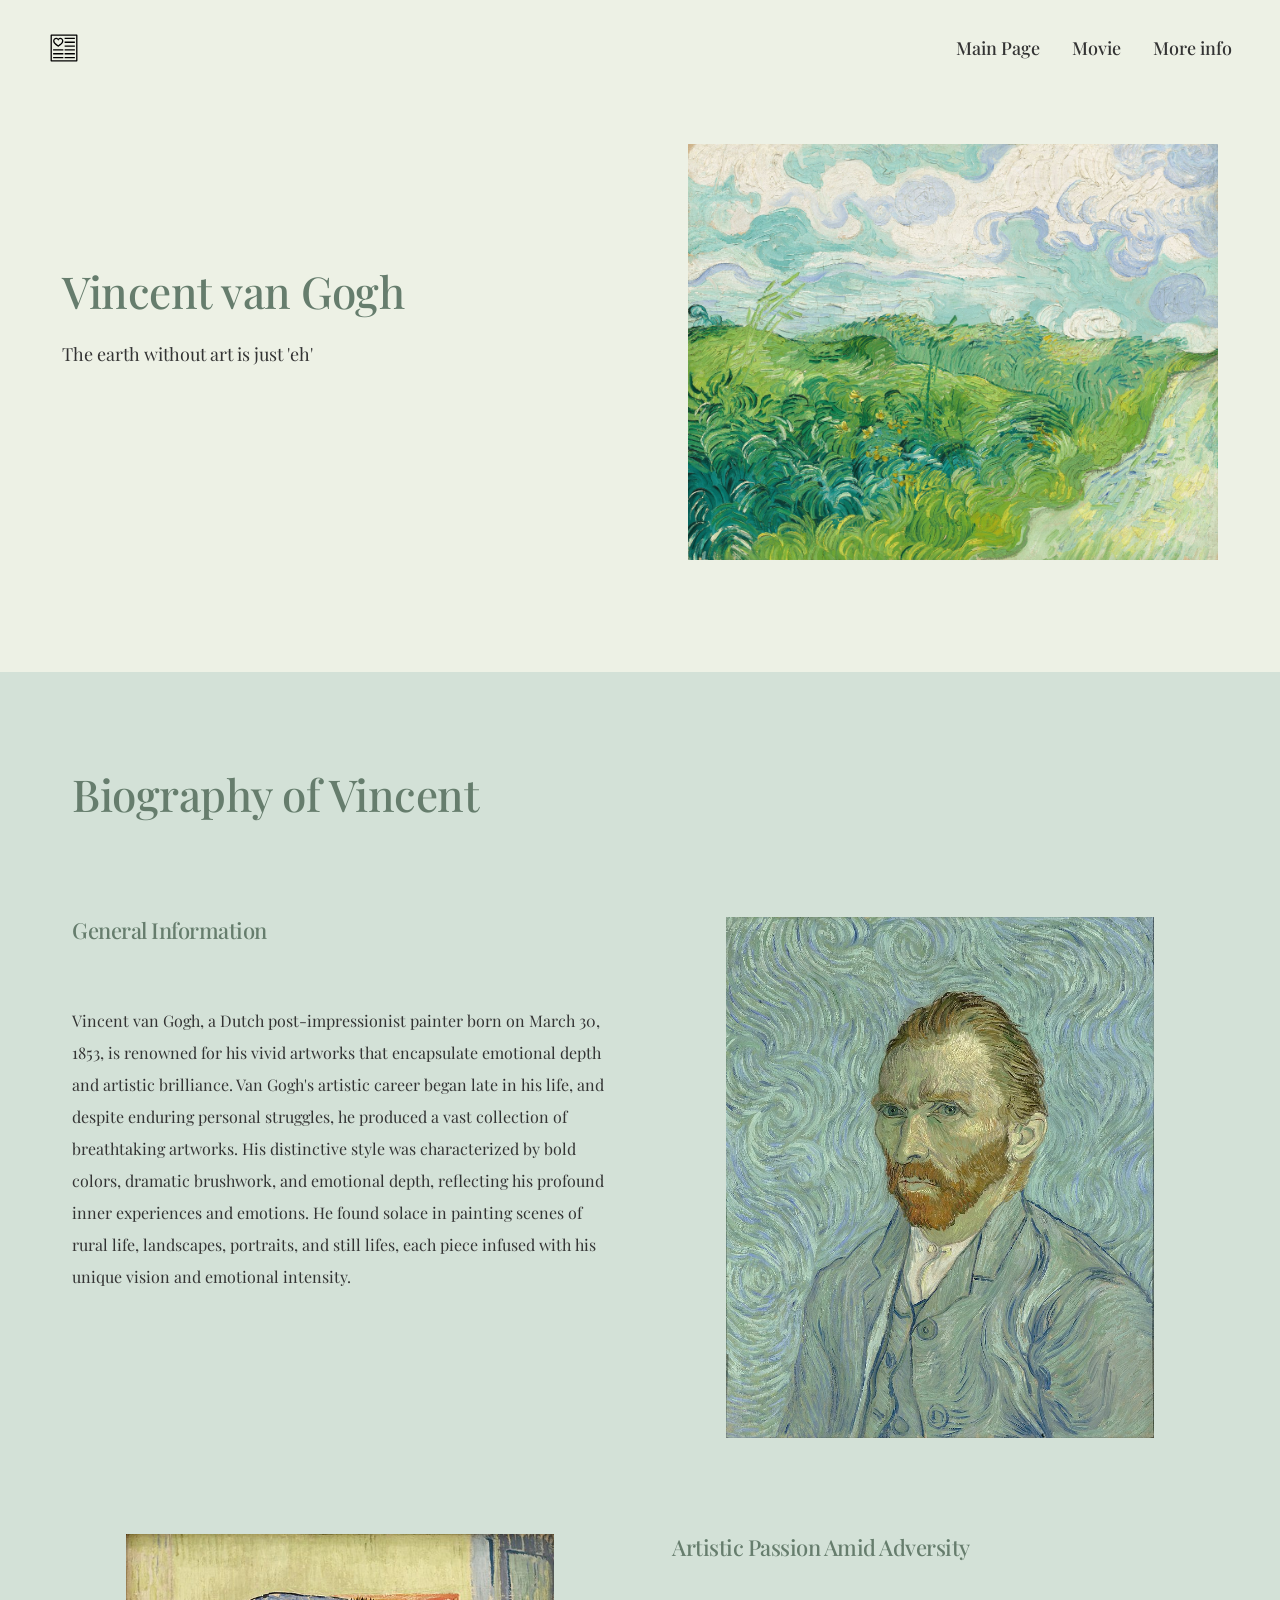
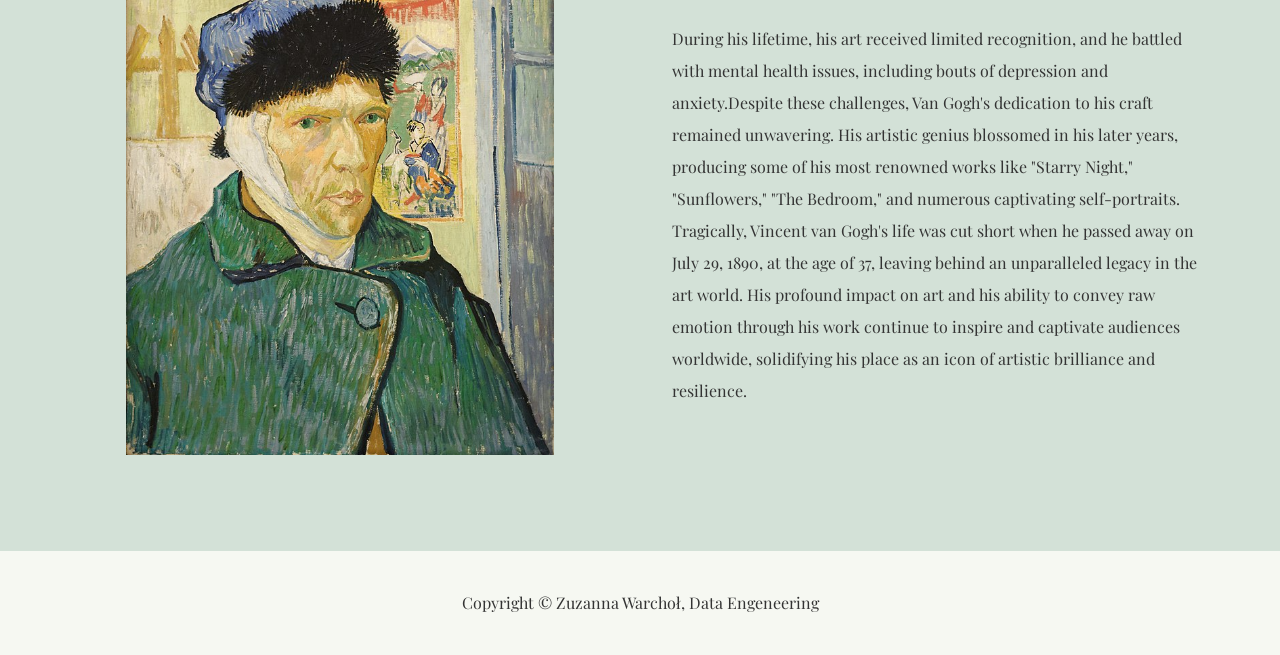
<file: index.html>
<!DOCTYPE html>
<html lang="en">
  <head>
    <meta charset="UTF-8" />
    <meta http-equiv="X-UA-Compatible" content="IE=edge" />
    <meta name="viewport" content="width=device-width, initial-scale=1.0" />
    <link rel="preconnect" href="https://fonts.googleapis.com" />
    <link rel="preconnect" href="https://fonts.gstatic.com" crossorigin />
    <link href="https://fonts.googleapis.com/css2?family=Playfair+Display:wght@400;500;800&display=swap"
      rel="stylesheet"/>
<link rel="stylesheet" href="css/main.css"/>
<link rel="stylesheet" href="css/style.css"/>
<link rel="stylesheet" href="css/rwb.css" />
<title>Art-my passion</title>
  </head>
  <body>
    <header class="header">
      <img class="logo" alt="warchol logo" src="img/logo.svg" />
      <nav class="main-nav">
        <ul class="main-nav-list">
          <li><a class="main-nav-link" href="index.html">Main Page</a></li>
          <li><a class="main-nav-link" href="movie.html">Movie</a></li>
          <li class="dropdown">
            <a class="main-nav-link" href="#">More info</a>
            <ul class="dropdown-content">
              <li><a class="subpage-link" href=" gallery.html">Gallery</a></li>
              <li><a class="subpage-link" href="shop.html">Shop</a></li>
        </ul>
      </ul>
      </nav>
    </header>
    <main>
      <section class="section-main">
        <div class="main">
          <div class="main-text-box">
            <h1 class="heading-primary">Vincent van Gogh</h1>
            <p id="main-description">The earth without art is just 'eh'</p>
          </div>
          <div class="main-img-box">
            <img
              src="img/main.jpeg"
              class="main-img"
              alt="Van Gogh - Grünes Weizenfeld"
            />
          </div>
        </div>
      </section>
      <section class="section-bio">
      <div class="container">
      <h2 class="heading-secondary">Biography of Vincent</h2>
       </div>
      <div class="container grid grid--2-cols">
      <div class="step-text-box">
        <h3 class="heading-tertiary"> General Information </h3>
        <p class="step-description"> Vincent van Gogh, a Dutch post-impressionist painter born on March 30, 1853, 
        is renowned for his vivid artworks that encapsulate emotional depth and artistic brilliance.
        Van Gogh's artistic career began late in his life, and despite enduring personal struggles, he produced a vast collection of breathtaking artworks. His distinctive style was characterized by bold colors, dramatic brushwork, and emotional depth, reflecting his profound inner experiences and emotions.
        He found solace in painting scenes of rural life, landscapes, portraits, and still lifes, each piece infused with his unique vision and emotional intensity. 
    </p>
</div>
  <div class="step-img-box"> 
  <img src="img/portrait.jpg" class="step-img" alt="portrait of vincent"/>
</div>
<div class="step-img-box">
  <img src="img/self.jpg" class="step-img" alt="self portrait with a bandage"/>
</div>
<div class="step-text-box">
  <h3 class="heading-tertiary">Artistic Passion Amid Adversity </h3>
  <p class="step-description"> During his lifetime, his art received limited recognition, and he battled with mental health issues, including bouts of depression and anxiety.Despite these challenges, Van Gogh's dedication to his craft remained unwavering. His artistic genius blossomed in his later years, producing some of his most renowned works like "Starry Night," "Sunflowers," "The Bedroom," and numerous captivating self-portraits.
    Tragically, Vincent van Gogh's life was cut short when he passed away on July 29, 1890, at the age of 37, leaving behind an unparalleled legacy in the art world. His profound impact on art and his ability to convey raw emotion through his work continue to inspire and captivate audiences worldwide, solidifying his place as an icon of artistic brilliance and resilience.
    </p>
</div>
</div>
 </section>
    </main>
    <footer class="footer">
      <p class="footer-text">Copyright &copy; Zuzanna Warchoł, Data Engeneering</p>
    </footer>
  </body>
</html>
</file>
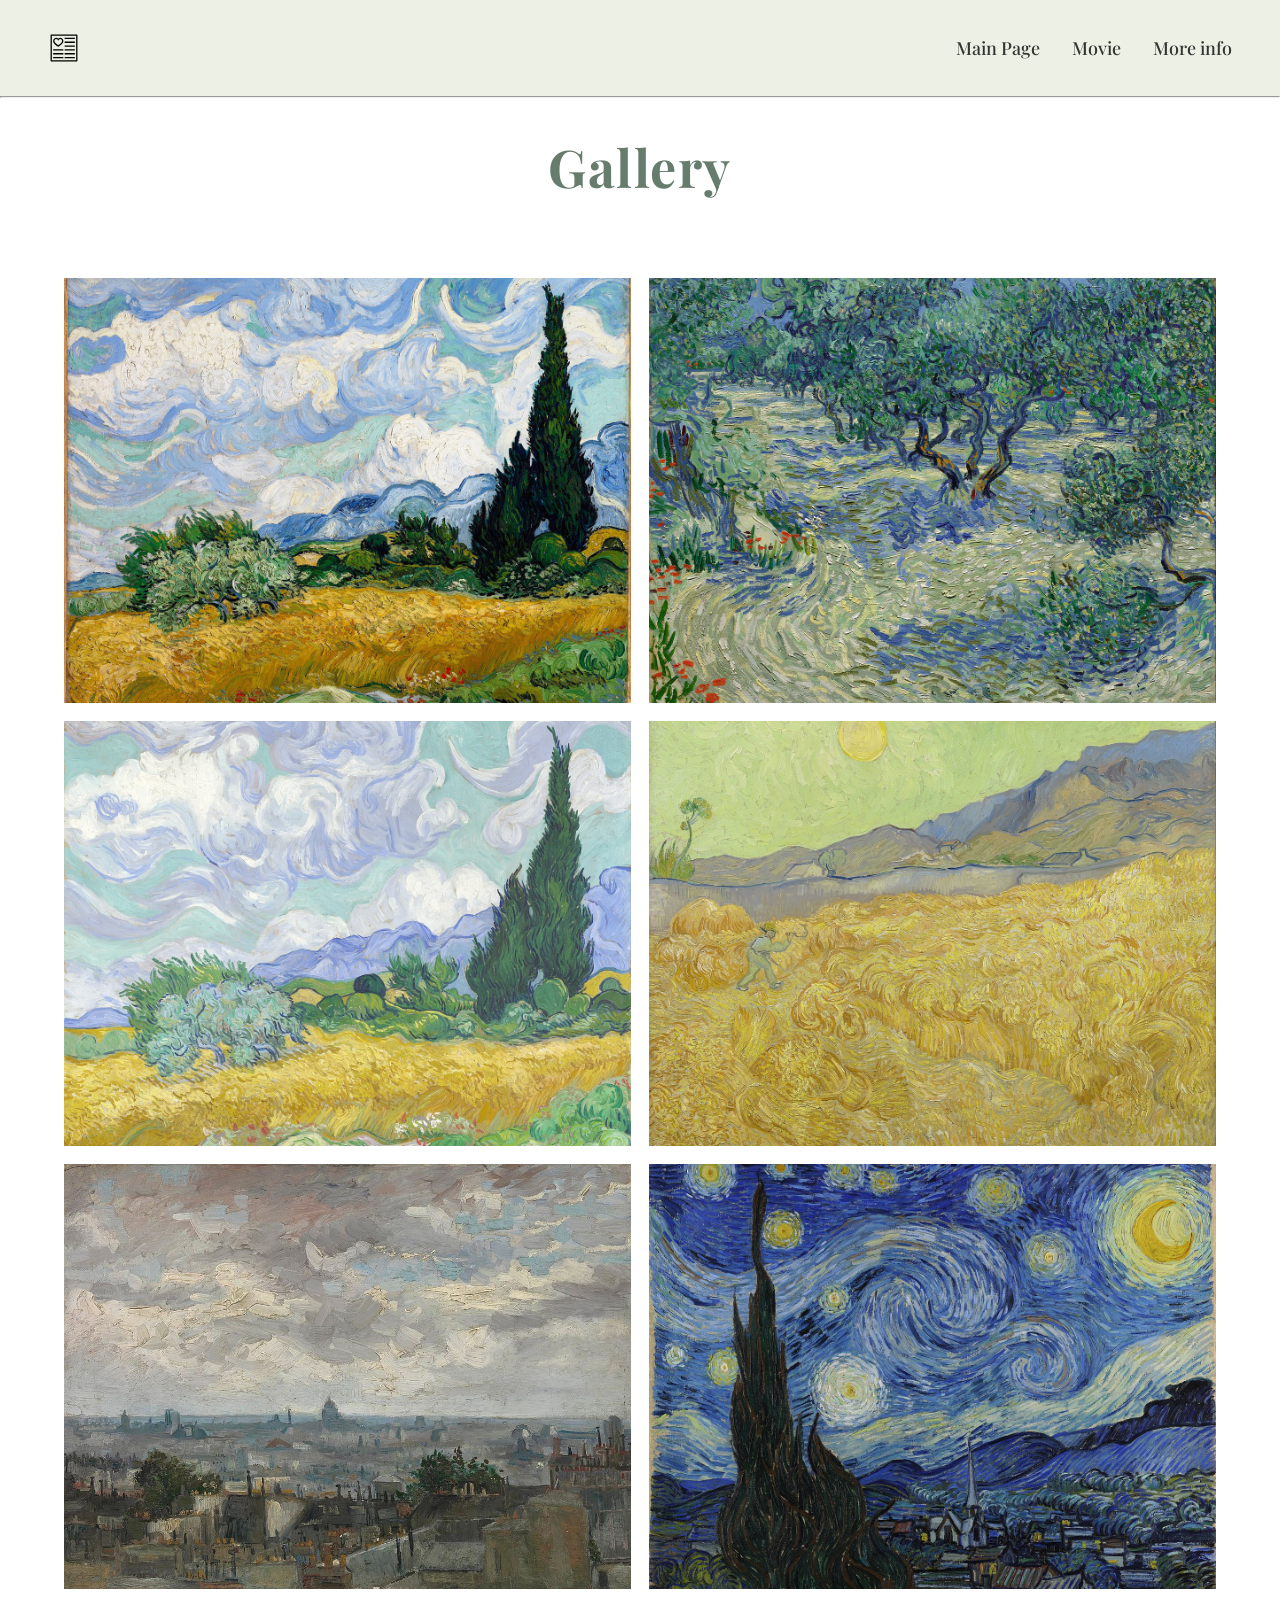
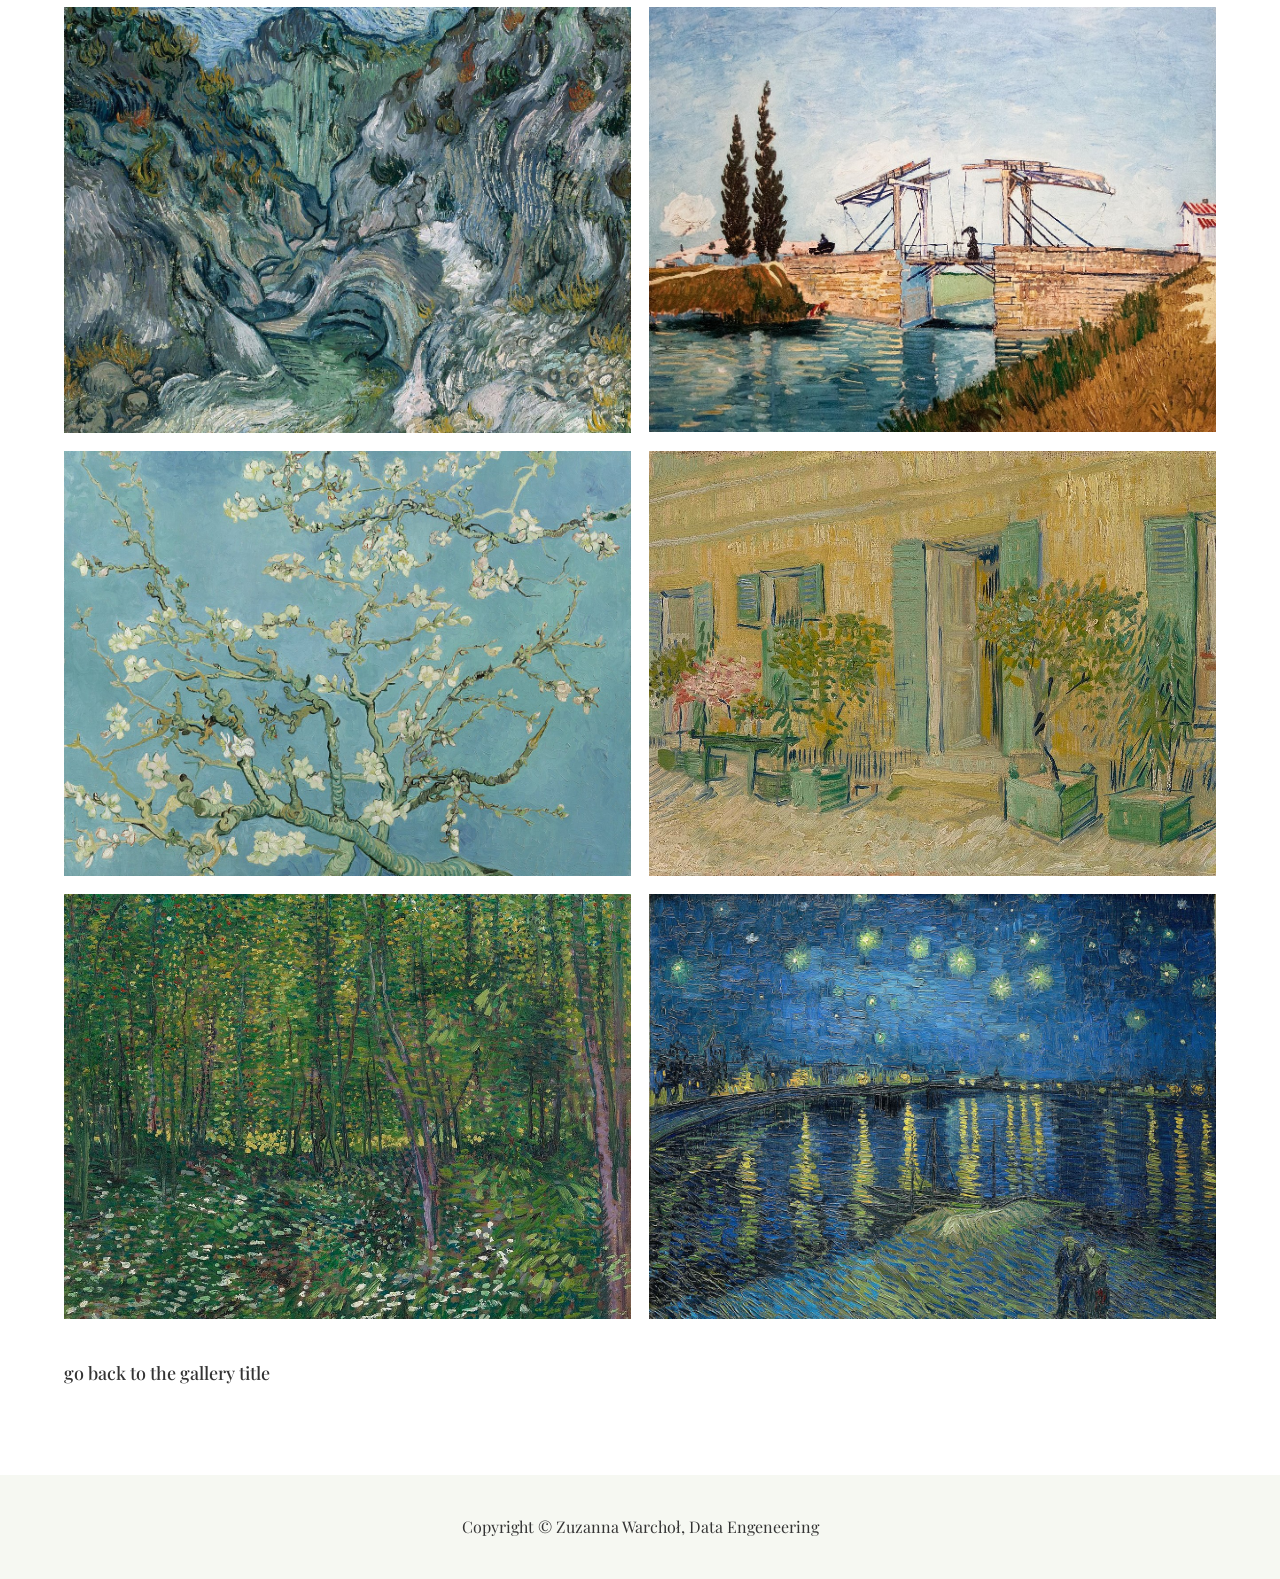
<file: gallery.html>
<!DOCTYPE html>
<html lang="en">
  <head>
    <meta charset="UTF-8" />
    <meta http-equiv="X-UA-Compatible" content="IE=edge" />
    <meta name="viewport" content="width=device-width, initial-scale=1.0" />
    <link rel="preconnect" href="https://fonts.googleapis.com" />
    <link rel="preconnect" href="https://fonts.gstatic.com" crossorigin />
    <link href="https://fonts.googleapis.com/css2?family=Playfair+Display:wght@400;500;800&display=swap"
      rel="stylesheet"/>
<link rel="stylesheet" href="css/main.css"/>
    <link rel="stylesheet" href="css/style.css" />
    <link rel="stylesheet" href="css/gallery.css"/>
    <link rel="stylesheet" href="css/rwb.css" />
    <title>Art-my passion</title>
  </head>
  <body>
    <header class="header">
      <img class="logo" alt="warchol logo" src="img/logo.svg" />
      <nav class="main-nav">
        <ul class="main-nav-list">
          <li><a class="main-nav-link" href="index.html">Main Page</a></li>
          <li><a class="main-nav-link" href="movie.html">Movie</a></li>
          <li class="dropdown">
            <a class="main-nav-link" href="#">More info</a>
            <ul class="dropdown-content">
              <li><a class="subpage-link" href=" gallery.html">Gallery</a></li>
              <li><a class="subpage-link" href="shop.html">Shop</a></li>
        </ul>
        </ul>
        </nav>
    </header>
    <main>
      <hr class="hr-centre">
       <section class="section-gallery">
      <h2 id="gallery-title">Gallery</h2>
       <div class="gallery">
    <figure class="gallery-item">
      <img src="img/pic1.jpg" alt="painting number one"/>
    </figure>
    <figure class="gallery-item">
      <img src="img/pic2.jpg" alt="painting number two"/>
    </figure>
    <figure class="gallery-item">
      <img src="img/pic3.jpg" alt="painting number three"/>
    </figure>
    <figure class="gallery-item">
      <img src="img/pic4.jpg" alt="painting number four"/>
    </figure>
    <figure class="gallery-item">
      <img src="img/pic5.jpg" alt="painting number five"/>
    </figure>
    <figure class="gallery-item">
      <img src="img/pic6.jpg" alt="painting number six"/>
    </figure>
    <figure class="gallery-item">
      <img src="img/pic7.jpg" alt="painting number seven"/>
    </figure>
    <figure class="gallery-item">
      <img src="img/pic8.jpg" alt="painting number eight"/>
    </figure>
    <figure class="gallery-item">
      <img src="img/pic9.jpg" alt="painting number nine"/>
    </figure>
    <figure class="gallery-item">
      <img src="img/pic10.jpg" alt="painting number ten"/>
    </figure>
    <figure class="gallery-item">
      <img src="img/pic11.jpg" alt="painting number eleven"/>
    </figure>
    <figure class="gallery-item">
      <img src="img/pic12.jpg" alt="painting number twelve"/>
    </figure>
    <p><a class="main-nav-link" href="#gallery-title">go back to the gallery title</a></p>
   </div>
    </section>
    </main>
    <footer class="footer">
    <p class="footer-text">Copyright &copy; Zuzanna Warchoł, Data Engeneering </p>
    </footer>
  </body>
</html>
</file>
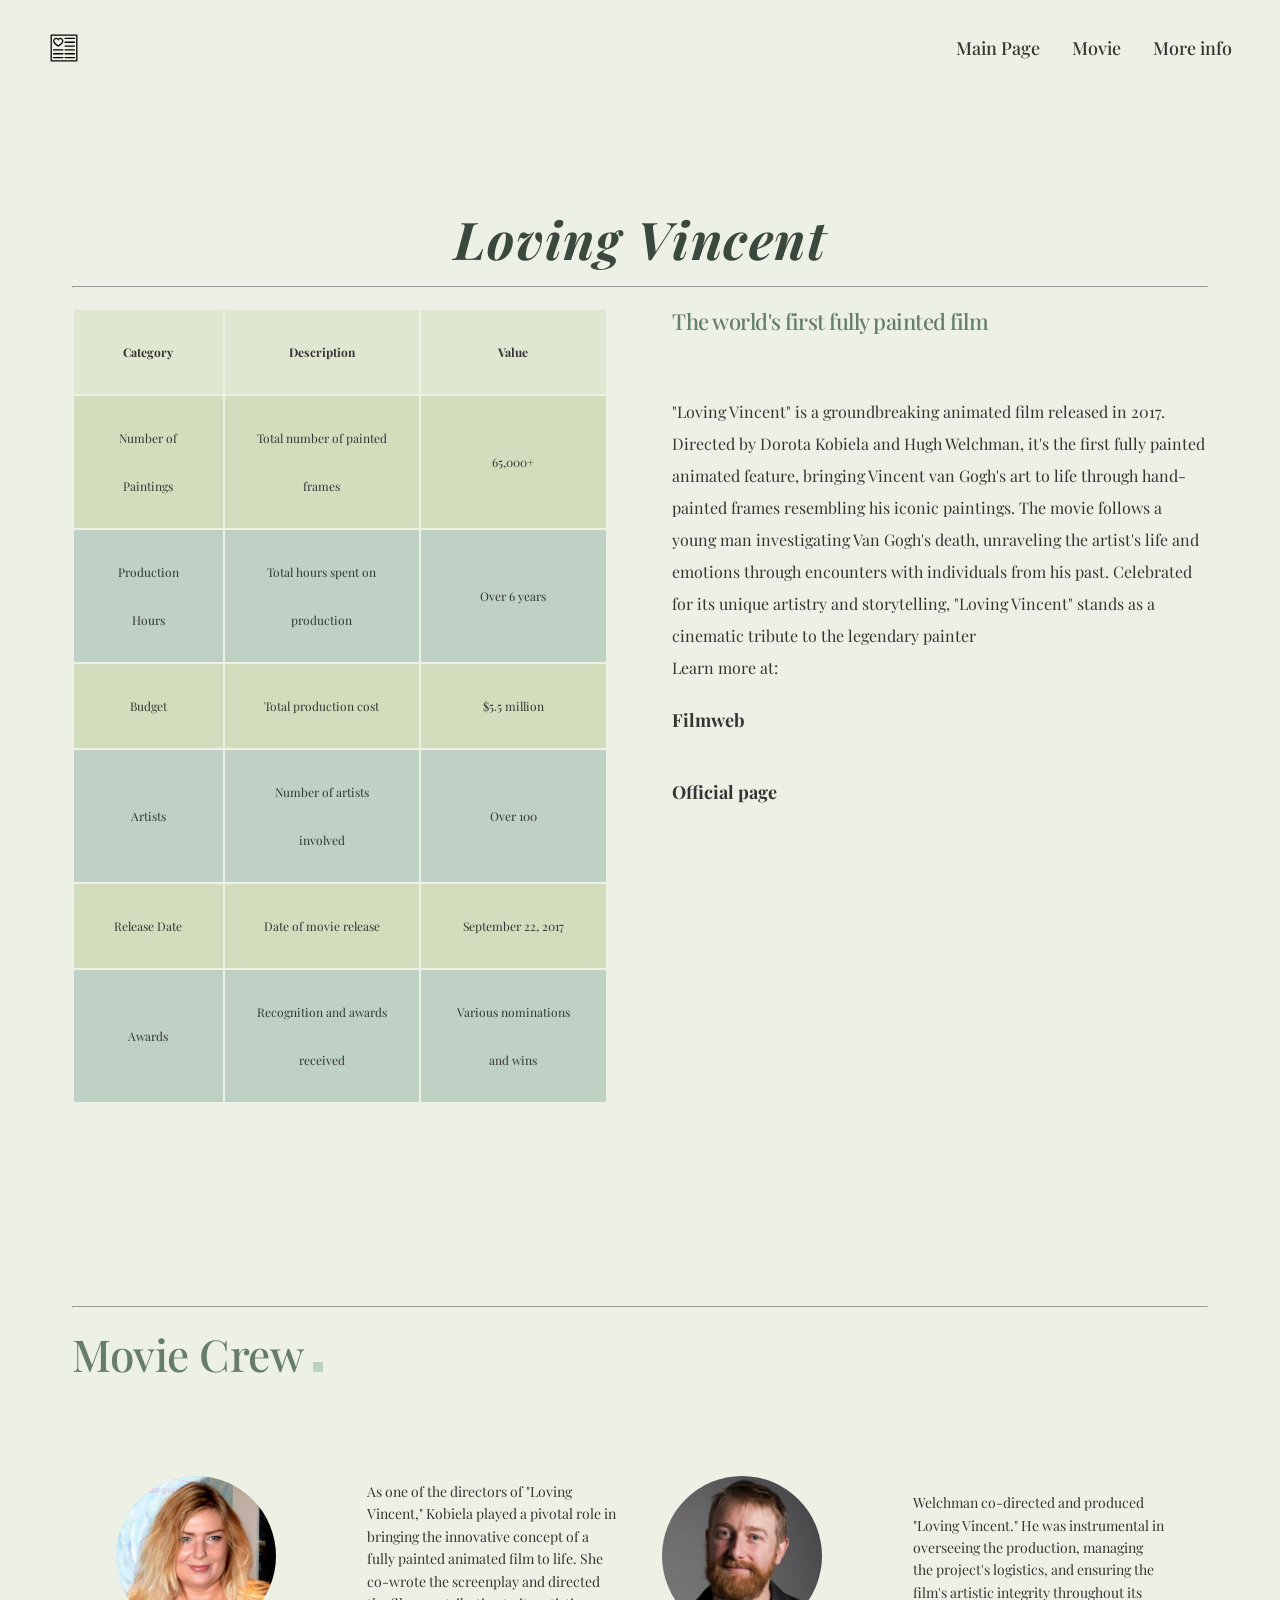
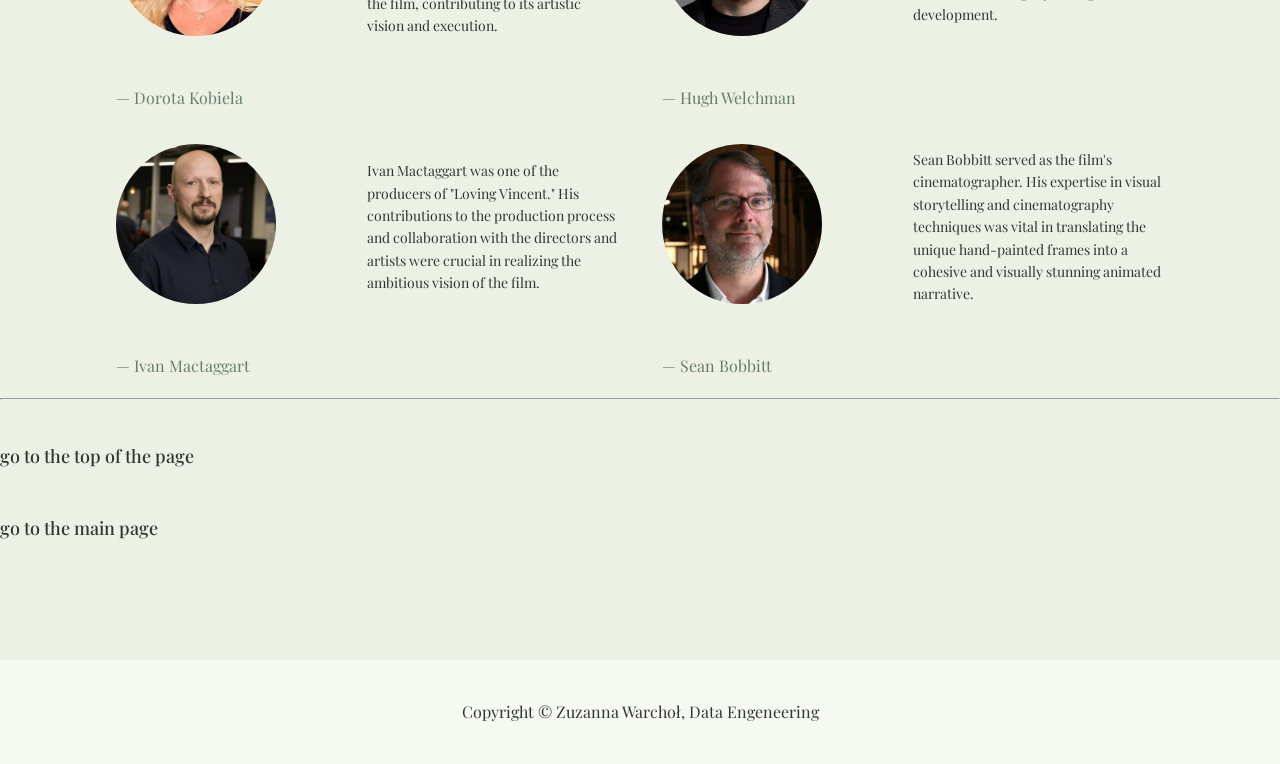
<file: movie.html>
<!DOCTYPE html>
<html lang="en">
  <head>
    <meta charset="UTF-8" />
    <meta http-equiv="X-UA-Compatible" content="IE=edge" />
    <meta name="viewport" content="width=device-width, initial-scale=1.0" />
    <link rel="preconnect" href="https://fonts.googleapis.com" />
    <link rel="preconnect" href="https://fonts.gstatic.com" crossorigin />
    <link
      href="https://fonts.googleapis.com/css2?family=Playfair+Display:wght@400;500;800&display=swap"
      rel="stylesheet"
    />
<link rel="stylesheet" href="css/main.css"/>
    <link rel="stylesheet" href="css/style.css" />
    <link rel="stylesheet" href="css/rwb.css" />
    <title>Art-my passion</title>
  </head>
  <body>
     <header class="header">
      <img class="logo" alt="warchol logo" src="img/logo.svg" />
      <nav class="main-nav">
        <ul class="main-nav-list">
          <li><a class="main-nav-link" href="index.html">Main Page</a></li>
          <li><a class="main-nav-link" href="movie.html">Movie</a></li>
          <li class="dropdown">
            <a class="main-nav-link" href="#">More info</a>
            <ul class="dropdown-content">
              <li><a class="subpage-link" href=" gallery.html">Gallery</a></li>
              <li><a class="subpage-link" href="shop.html">Shop</a></li>
        </ul>
      </ul>
      </nav>
    </header>
    <main>
      <section class="section-introduction"> 
        <div class="container">
          <h2 id="movie-title"><em>Loving Vincent</em></h2>
          <hr class="hr-centre">
          </div>
      <div class="container grid grid--2-cols">
        <table>
          <tr>
            <th>Category</th>
            <th>Description</th>
            <th>Value</th>
          </tr>
          <tr>
            <td>Number of Paintings</td>
            <td>Total number of painted frames</td>
            <td>65,000+</td>
          </tr>
          <tr>
            <td>Production Hours</td>
            <td>Total hours spent on production</td>
            <td>Over 6 years</td>
          </tr>
          <tr>
            <td>Budget</td>
            <td>Total production cost</td>
            <td>$5.5 million</td>
          </tr>
          <tr>
            <td>Artists</td>
            <td>Number of artists involved</td>
            <td>Over 100</td>
          </tr>
          <tr>
            <td>Release Date</td>
            <td>Date of movie release</td>
            <td>September 22, 2017</td>
          </tr>
          <tr>
            <td>Awards</td>
            <td>Recognition and awards received</td>
            <td>Various nominations and wins</td>
          </tr>
        </table>
       
        <div class="step-text-box">
          <h3 class="heading-tertiary">  The world's first fully painted film </h3>
          <p class="step-description"> "Loving Vincent" is a groundbreaking animated film released in 2017. Directed by Dorota Kobiela and Hugh Welchman, it's the first fully painted animated feature, bringing Vincent van Gogh's art to life through hand-painted frames resembling his iconic paintings. The movie follows a young man investigating Van Gogh's death, unraveling the artist's life and emotions through encounters with individuals from his past. Celebrated for its unique artistry and storytelling, "Loving Vincent" stands as a cinematic tribute to the legendary painter
            </p>
            <p class="step-description"> Learn more at: </p>
            <p><a class="main-nav-link" href="https://www.filmweb.pl/film/Tw%C3%B3j+Vincent-2017-698207" target="_blank"> <strong> Filmweb </strong> </a> </p>
            <p><a class="main-nav-link" href="https://lovingvincent.com/" target="_blank" ><strong> Official page </strong></a> </p>
            </div>
             </div>
          </section>
<section class="section-introduction"> 
<div class="container">
  <hr class="hr-centre">
  <h2 class="heading-secondary">Movie Crew <svg width="10" height="10">
    <rect x="10" y="10" width="1" height="1" stroke="#bed1c4" stroke-width="100" fill="#bed1c4"/></svg></h2>
  
<div class="movie">
<figure class="movie">
  <img class="movie-img" src="img/dorota.jpg" alt="Director and Co-Writer" />
  <blockquote class="movie-text"> As one of the directors of "Loving Vincent," Kobiela played a pivotal role in bringing the innovative concept of a fully painted animated film to life. She co-wrote the screenplay and directed the film, contributing to its artistic vision and execution.
  </blockquote>
  <p class="movie-name"> &mdash; Dorota Kobiela </p>
</figure>

<figure class="movie">
  <img class="movie-img" src="img/hugh.jpg" alt="Director and Producer" />
  <blockquote class="movie-text"> Welchman co-directed and produced "Loving Vincent." He was instrumental in overseeing the production, managing the project's logistics, and ensuring the film's artistic integrity throughout its development.
  </blockquote>
  <p class="movie-name"> &mdash; Hugh Welchman  </p>
</figure>

<figure class="movie">
  <img class="movie-img" src="img/ivan.jpg" alt="Producer" />
  <blockquote class="movie-text"> Ivan Mactaggart was one of the producers of "Loving Vincent." His contributions to the production process and collaboration with the directors and artists were crucial in realizing the ambitious vision of the film.
  </blockquote>
  <p class="movie-name"> &mdash; Ivan Mactaggart  </p>
</figure>

<figure class="movie">
  <img class="movie-img" src="img/sean.jpg" alt="Cinematographer" />
  <blockquote class="movie-text"> Sean Bobbitt served as the film's cinematographer. His expertise in visual storytelling and cinematography techniques was vital in translating the unique hand-painted frames into a cohesive and visually stunning animated narrative.
  </blockquote>
  <p class="movie-name"> &mdash; Sean Bobbitt  </p>
</figure>

</div>
  </div>
<div>
  <hr class="hr-centre">
  <ul>
    <li><a class="main-nav-link" href="#top">go to the top of the page</a></li>   
    <li><a class="main-nav-link" href="index.html">go to the main page</a></li>
  </ul>
    </div>
      </section> 
    </main>
    <footer class="footer">
      <p class="footer-text">Copyright &copy; Zuzanna Warchoł, Data Engeneering</p>
    </footer>
  </body>
</html>
</file>
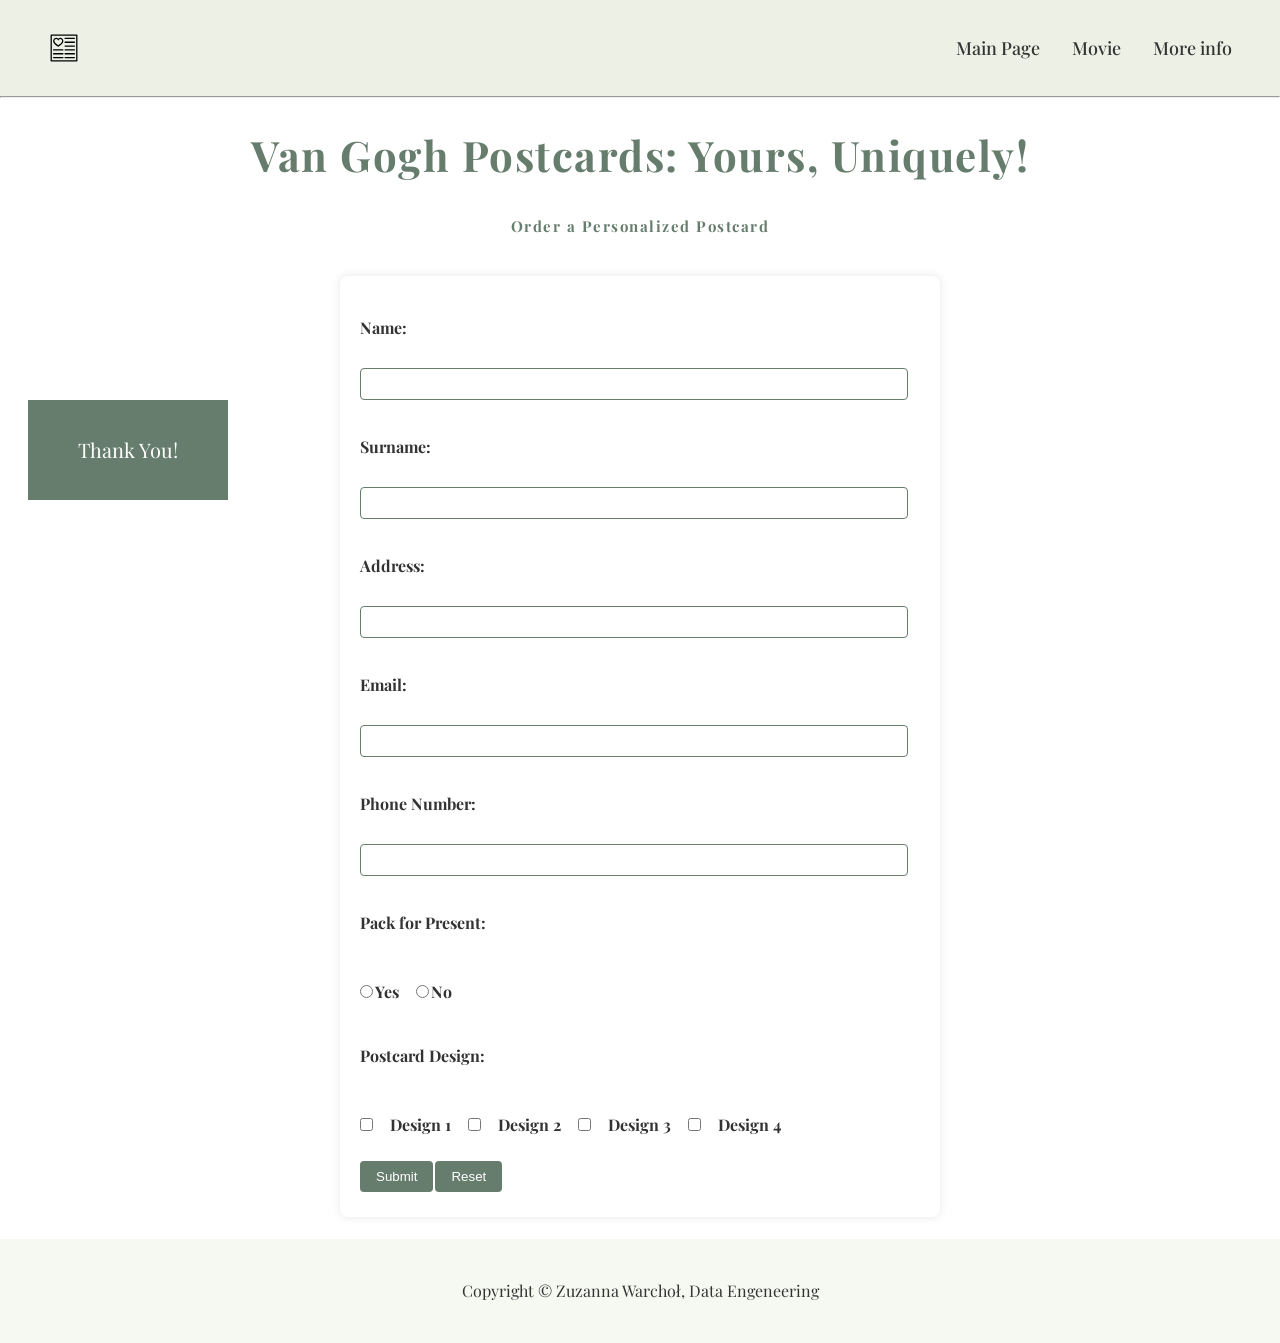
<file: shop.html>
<!DOCTYPE html>
<html lang="en">
  <head>
    <meta charset="UTF-8" />
    <meta http-equiv="X-UA-Compatible" content="IE=edge" />
    <meta name="viewport" content="width=device-width, initial-scale=1.0" />
    <link rel="preconnect" href="https://fonts.googleapis.com" />
    <link rel="preconnect" href="https://fonts.gstatic.com" crossorigin />
    <link
      href="https://fonts.googleapis.com/css2?family=Playfair+Display:wght@400;500;800&display=swap"
      rel="stylesheet"/>
<link rel="stylesheet" href="css/main.css"/>
    <link rel="stylesheet" href="css/style.css" />
    <link rel="stylesheet" href="css/gallery.css"/>
    <link rel="stylesheet" href="css/shop.css"/>
    <link rel="stylesheet" href="css/rwb.css" />
    <title>Art-my passion</title>
  </head>
  <body>
    <header class="header">
      <img class="logo" alt="warchol logo" src="img/logo.svg" />
      <nav class="main-nav">
        <ul class="main-nav-list">
          <li><a class="main-nav-link" href="index.html">Main Page</a></li>
          <li><a class="main-nav-link" href="movie.html">Movie</a></li>
          <li class="dropdown">
            <a class="main-nav-link" href="#">More info</a>
            <ul class="dropdown-content">
              <li><a class="subpage-link" href=" gallery.html">Gallery</a></li>
              <li><a class="subpage-link" href="shop.html">Shop</a></li>
        </ul>
      </ul>
      </nav>
    </header>
    <main>
        <hr class="hr-centre">
      <h2 id="shop-title">Van Gogh Postcards: Yours, Uniquely!</h2>
    <section class="section-gallery">
   <h1 id="order-title">Order a Personalized Postcard</h1>
      
          <form action="submit_order.php" method="post">
              <label for="name">Name:</label>
              <input type="text" id="name" name="name" required>
              <br>
      
              <label for="surname">Surname:</label>
              <input type="text" id="surname" name="surname" required>
              <br>
      
              <label for="address">Address:</label>
              <input type="text" id="address" name="address" required>
              <br>
      
              <label for="email">Email:</label>
              <input type="email" id="email" name="email" required>
              <br>
      
              <label for="phone">Phone Number:</label>
              <input type="tel" id="phone" name="phone" required>
              <br>
      
              <label>Pack for Present:</label>
              <input type="radio" id="yes" name="present_pack" value="yes">
              <label for="yes">Yes</label>
              <input type="radio" id="no" name="present_pack" value="no">
              <label for="no">No</label>
              <br>
      
              <label>Postcard Design:</label>
              <input type="checkbox" id="design1" name="design[]" value="design1">
              <label for="design1">Design 1</label>
              <input type="checkbox" id="design2" name="design[]" value="design2">
              <label for="design2">Design 2</label>
              <input type="checkbox" id="design3" name="design[]" value="design3">
              <label for="design3">Design 3</label>
              <input type="checkbox" id="design4" name="design[]" value="design4">
              <label for="design4">Design 4</label>
              <br>
              <input type="submit" value="Submit">
              <input type="reset" value="Reset">
          </form>
   <div class="animated-rectangle">
  Thank You!
</div>
      </section>
    </main>
    <footer class="footer">
      <p class="footer-text">Copyright &copy; Zuzanna Warchoł, Data Engeneering</p>
    </footer>
  </body>
</html>
</file>
<file: css/main.css>
* {
  padding: 0;
  margin: 0;
  box-sizing: border-box;
}

html {
  font-size: 62.5%;
}
body {
  font-family: "Playfair Display", serif;
  line-height: 4;
  font-weight: 400;
  color: #333;
}
.main {
  max-width: 130rem;
  display: grid;
  margin: 0 auto;
  align-items: center;
  gap: 9.6rem;
  padding: 0 2.2rem;
  grid-template-columns: 1fr 1fr;
}
.section-main {
  padding: 4.8rem 0 9.6rem 0;
  background-color: #edf1e5;
}
.section-bio {
  padding: 9.6rem 0;
  background-color: #d3e1d7;
}
.section-introduction {
  padding: 9.6rem 0;
  background-color: #edf1e5;
}
.heading-primary,
.heading-secondary,
.heading-tertiary {
  font-weight: 500;
  color: #667d6d;
  letter-spacing: -0.5px;
}

.heading-primary {
  font-size: 5.2rem;
  line-height: 1;
  margin-bottom: 3.2rem;
  position: relative;
}
.heading-secondary {
  font-size: 4.4rem;
  line-height: 1.2;
  margin-bottom: 9.6rem;
}
.heading-tertiary {
  font-size: 2.2rem;
  line-height: 1.2;
  margin-bottom: 6.2rem;
}
#movie-title {
  font-size: 5.2rem;
  line-height: 1.8;
  margin-bottom: 0rem;
  font-weight: 700;
  color: #3a483e;
  letter-spacing: 1.5px;
  text-align: center;
}
.container {
  max-width: 120rem;
  padding: 0 3.2rem;
  margin: 0 auto;
}
.grid {
  display: grid;
  column-gap: 6.4rem;
  row-gap: 9.6rem;
}
.grid--2-cols {
  grid-template-columns: repeat(2, 1fr);
}
.grid--3-cols {
  grid-template-columns: repeat(3, 1fr);
}

.footer {
  background-color: #f6f8f2;
  color: #333;
  text-align: center;
  padding: 2rem 0;
}

.footer-text {
  font-size: 1.6rem;
}
</file>
<file: css/style.css>
.header {
  display: flex;
  justify-content: space-between;
  align-items: center;
  background-color: #edf1e5;
  height: 9.6rem;
  padding: 0 4.8rem;
}
.logo {
  height: 3.2rem;
}
.main-nav-list {
  list-style: none;
  display: flex;
  gap: 3.2rem;
}
.main-nav-link:link,
.main-nav-link:visited {
  display: inline-block;
  text-decoration: none;
  color: #333;
  font-weight: 500;
  font-size: 1.8rem;
  transition: all 0.3s;
}
.main-nav-link:hover,
.main-nav-link:active {
  color: #667d6d;
}

.heading-primary::after {
  content: "";
  position: absolute;
  bottom: -0.3rem;
  left: 0;
  width: calc(100% + 2rem);
  max-width: 90%;
  height: 0.1rem;
  background-color: #333;
  transform-origin: bottom left;
  transform: scaleX(0);
  transition: transform 0.3s ease-out;
}

.heading-primary:hover::after {
  transform: scaleX(1);
}
#main-description {
  font-size: 1.8rem;
  line-height: 1;
  margin-bottom: 8.8rem;
}
.main-img {
  width: 100%;
}
.dropdown:hover .dropdown-content {
  display: block;
}

.dropdown-content {
  display: none;
  position: absolute;
  background-color: transparent;
  padding: 0;
}

.dropdown-content li {
  list-style-type: none;
  margin: 0;
}

.subpage-link {
  display: block;
  padding: 1rem 2rem;
  color: #333;
  text-decoration: none;
  transition: color 0.3s;
  font-size: 1.6rem;
  font-weight: 500;
}

.subpage-link:hover {
  background-color: transparent;
  color: #667d6d;
}

.step-img {
  width: 80%;
}
.step-description {
  font-size: 1.6rem;
  line-height: 2;
  font-weight: 400;
}
.step-img-box {
  display: flex;
  align-items: center;
  justify-content: center;
}
.step-img-box-movie {
  display: flex;
  align-items: center;
  justify-content: center;
}
.step-img-movie {
  width: 100%;
}
.movie {
  display: grid;
  grid-template-columns: 1fr 1fr;
  row-gap: 1.4rem;
  padding: 0 2.2rem;
  align-items: center;
}
.movie-img {
  width: 16rem;
  border-radius: 50%;
  margin-bottom: 1.6rem;
}
.movie-text {
  font-size: 1.4rem;
  font-weight: 400;
  line-height: 1.6;
  margin-bottom: 1rem;
  text-align: left;
}
.movie-name {
  font-size: 1.6rem;
  color: #667d6d;
}
.hr-centre {
  margin-bottom: 2rem;
}

table {
  width: 100%;
  margin-bottom: 1rem;
}

th,
td {
  padding: 1.8rem 2.8rem;
  text-align: center;
  font-size: 1.2rem;
}

th {
  background-color: #e0e7d1;
}

tr:nth-child(even) {
  background-color: #d2ddbd;
}
tr:nth-child(odd) {
  background-color: #bed1c4;
}

tr:hover {
  background-color: #e0e7d1;
}
</file>
<file: css/rwb.css>
@media (max-width: 84em) {
  .main {
    max-width: 120rem;
  }
  .heading-primary {
    font-size: 4.4rem;
  }
  .gallery {
    grid-template-columns: repeat(2, 1fr);
  }
}
@media (max-width: 75em) {
  html {
    font-size: 52%;
  }
  .grid {
    column-gap: 4.8rem;
    row-gap: 6.4rem;
  }
  .heading-secondary {
    font-size: 3.6rem;
  }
  .heading-tertiary {
    font-size: 2.4rem;
  }
  .header {
    padding: 0 3.2rem;
  }
  .main-nav-list {
    gap: 2.8rem;
  }
  .main {
    gap: 4.8rem;
  }
}
@media (max-width: 59em) {
  html {
    font-size: 50%;
  }
  .main {
    grid-template-columns: 1fr;
    padding: 0 4rem;
    gap: 4.4rem;
  }
  .main-img {
    width: 60%;
  }
  .main-text-box,
  .main-img-box {
    text-align: center;
  }
  .section-bio {
    grid-template-columns: 1fr;
  }
  .gallery {
    grid-template-columns: repeat(4, 1fr);
  }
}
</file>
<file: css/gallery.css>
.gallery-item img {
  display: block;
  width: 100%;
  transition: all 0.4s;
}
.gallery-item img:hover {
  transform: scale(1.1);
}
.gallery {
  display: grid;
  padding: 6.4rem;
  gap: 1.8rem;
  grid-template-columns: repeat(3, 1fr);
}
.section-gallery {
  padding: 0.2rem 0;
}
.gallery-item {
  overflow: hidden;
}
#gallery-title {
  font-size: 5.2rem;
  line-height: 1.8;
  margin-bottom: 0rem;
  font-weight: 700;
  color: #667d6d;
  letter-spacing: 1.5px;
  text-align: center;
}
</file>
<file: css/shop.css>
#shop-title {
  font-size: 4.2rem;
  line-height: 1.8;
  margin-bottom: 0rem;
  font-weight: 700;
  color: #667d6d;
  letter-spacing: 1.5px;
  text-align: center;
}
#order-title {
  color: #667d6d;
  letter-spacing: 1.5px;
  text-align: center;
}
form {
  max-width: 600px;
  margin: 20px auto;
  padding: 20px;
  background: #fff;
  border-radius: 8px;
  box-shadow: 0 0 10px rgba(0, 0, 0, 0.1);
}

label {
  display: block;
  margin-bottom: 5px;
  font-weight: bold;
}

input[type="text"],
input[type="email"],
input[type="tel"],
textarea {
  width: calc(100% - 12px);
  padding: 6px;
  margin-bottom: 15px;
  border: 1px solid #667d6d;
  border-radius: 4px;
  font-size: 16px;
}

input[type="radio"] {
  display: inline-block;
  vertical-align: middle;
  margin-bottom: 0;
}

label[for="yes"],
label[for="no"] {
  display: inline-block;
  vertical-align: middle;
  margin-bottom: 0;
  margin-right: 15px;
}

input[type="submit"],
input[type="reset"] {
  padding: 8px 16px;
  border: none;
  border-radius: 4px;
  background-color: #667d6d;
  color: #fff;
  cursor: pointer;
  transition: background-color 0.3s;
}

input[type="submit"]:hover,
input[type="reset"]:hover {
  background-color: #2c362f;
}
input[type="checkbox"],
label[for^="design"] {
  display: inline-block;
  vertical-align: middle;
  margin-bottom: 0;
  margin-right: 15px;
}

label,
input[type="text"],
input[type="email"],
input[type="tel"],
textarea {
  font-size: 16px;
}

.animated-rectangle {
  width: 200px;
  height: 100px;
  background-color: #667d6d;
  color: white;
  text-align: center;
  line-height: 100px;
  font-size: 20px;
  position: absolute;
  top: 50%;
  left: 10%; 
  transform: translate(-50%, -50%);
  animation: jump 3s ease infinite;
}

@keyframes jump {
  0%, 20%, 50%, 80%, 100% {
    transform: translate(-50%, -50%) translateY(0);
  }
  40%, 60% {
    transform: translate(-50%, -50%) translateY(-30px);
  }
}
</file>
